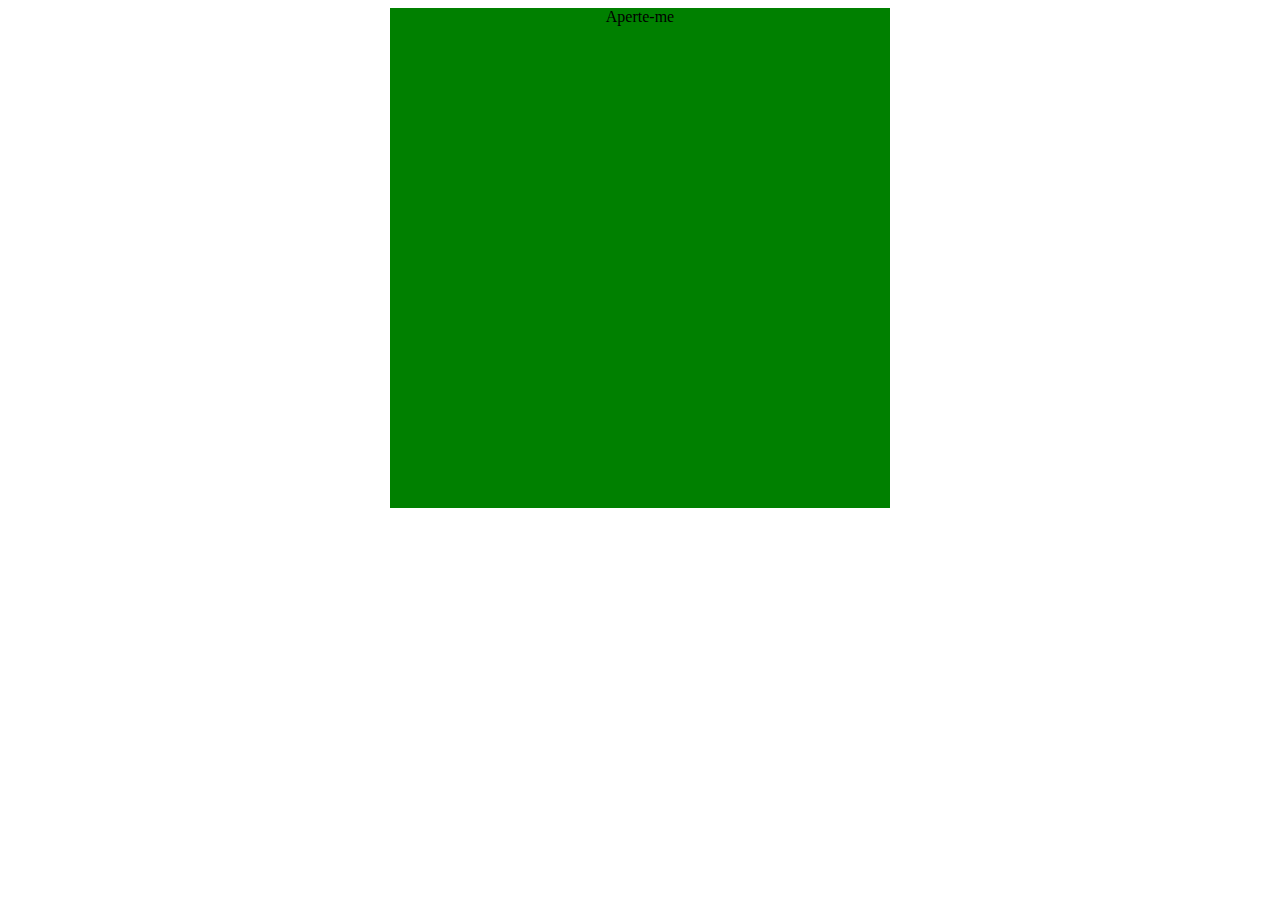
<file: projetinho/index.html>
<!DOCTYPE html>
<html lang="en">
<head>
    <meta charset="UTF-8">
    <meta http-equiv="X-UA-Compatible" content="IE=edge">
    <meta name="viewport" content="width=device-width, initial-scale=1.0">
    <title>Document</title>
    <style>
        .cor{
            background-color: green;
            text-align: center;
            width:500px;
            height:500px;
            margin:auto;
        }
        .cor:hover{
            background-color: pink;
            cursor: pointer;
        }
        .imagem{
           background-image: url(./imagem/100065-banana-prata-unidade\ \(1\).webp); 
           background-position: center center;
        }
    </style>
</head>
<body>
    <div class="cor" onclick="Clicar()">Aperte-me</div>
    <script>
        function Clicar(){
            document.querySelector('.cor').classList.add('imagem')
            console.log(document.querySelector('.cor').classList)
        }
    </script>
</body>
</html>
</file>
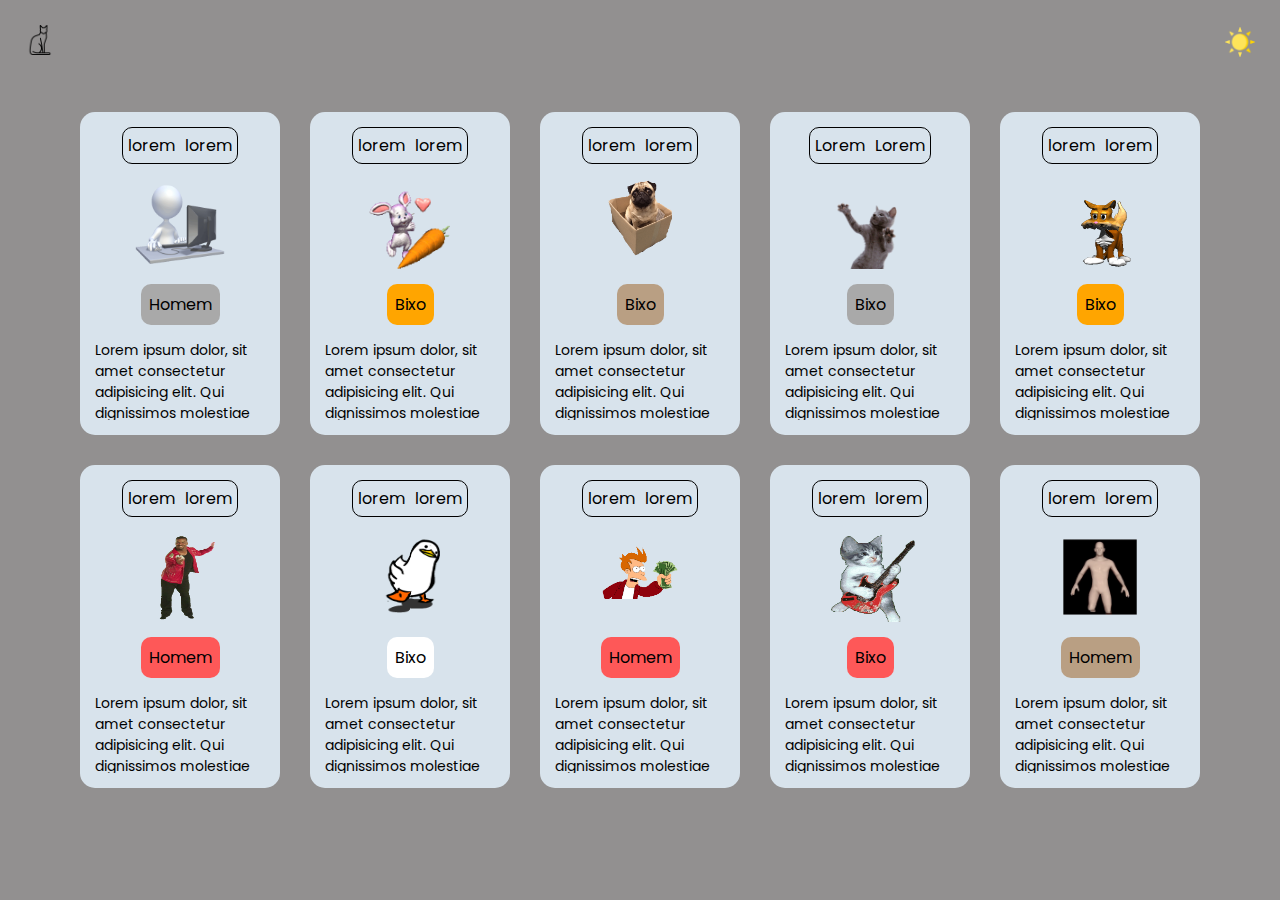
<file: SEMANAGEMEOS-2.0/index.html>
<!DOCTYPE html>
<html lang="pt-BR">
<head>
    <meta charset="UTF-8">
    <meta http-equiv="X-UA-Compatible" content="IE=edge">
    <meta name="viewport" content="width=device-width, initial-scale=1.0">
    <link rel="stylesheet" href="style.css">
    <title>Lista de Gifs</title>
</head>
<body>
    <header>
        <a href="https://www.instagram.com/gatinhoscajueiros/" target="_blank">
            <img src="./imagens/logo-gato.png" alt="" class="logo">
        </a>
        <button id="botao-alterar-tema">
            <img src="./imagens/sun.png" alt="" class="imagem-botao">
        </button>
    </header>
    <main>
        <ul class="listagem-gifs">
            <li class="cartao-gif">
                <div class="informacoes">
                    <span>lorem</span>
                    <span>lorem</span>  
                </div>
                <img src="./imagens/boneco-pc.gif" alt="" class="gif">
                <ul class="tipos">
                    <li class="tipo cinza">Homem</li>
                </ul> 
                <p class="descricao">Lorem ipsum dolor, sit amet consectetur adipisicing elit. Qui dignissimos molestiae perferendis, deleniti temporibus voluptatum minus placeat officiis quae cumque eligendi nemo aliquid recusandae, laborum vero impedit delectus sed dicta.</p>              
            </li>
            <li class="cartao-gif">
                <div class="informacoes">
                    <span>lorem</span>
                    <span>lorem</span>  
                </div>
                <img src="./imagens/coelho-cenoura.gif" alt=""  class="gif">
                <ul class="tipos">
                    <li class="tipo laranja">Bixo</li>
                </ul> 
                <p class="descricao">Lorem ipsum dolor, sit amet consectetur adipisicing elit. Qui dignissimos molestiae perferendis, deleniti temporibus voluptatum minus placeat officiis quae cumque eligendi nemo aliquid recusandae, laborum vero impedit delectus sed dicta.</p>              
            </li>
            <li class="cartao-gif">
                <div class="informacoes">
                    <span>lorem</span>
                    <span>lorem</span>  
                </div>
                <img src="./imagens/dog-caixa.gif" alt=""  class="gif">
                <ul class="tipos">
                    <li class="tipo bege">Bixo</li>
                </ul> 
                <p class="descricao">Lorem ipsum dolor, sit amet consectetur adipisicing elit. Qui dignissimos molestiae perferendis, deleniti temporibus voluptatum minus placeat officiis quae cumque eligendi nemo aliquid recusandae, laborum vero impedit delectus sed dicta.</p>              
            </li>
            <li class="cartao-gif">
                <div class="informacoes">
                    <span>Lorem</span>
                    <span>Lorem</span>
                </div>
                <img src="./imagens/gato-fofo.gif" alt=""  class="gif">
                <ul class="tipos">
                    <li class="tipo cinza">Bixo</li>
                </ul> 
                <p class="descricao">Lorem ipsum dolor, sit amet consectetur adipisicing elit. Qui dignissimos molestiae perferendis, deleniti temporibus voluptatum minus placeat officiis quae cumque eligendi nemo aliquid recusandae, laborum vero impedit delectus sed dicta.</p>              
            </li>
            <li class="cartao-gif">
                <div class="informacoes">
                    <span>lorem</span>
                    <span>lorem</span>  
                </div>
                <img src="./imagens/gato-olhao.gif" alt=""  class="gif">
                <ul class="tipos">
                    <li class="tipo laranja">Bixo</li>
                </ul> 
                <p class="descricao">Lorem ipsum dolor, sit amet consectetur adipisicing elit. Qui dignissimos molestiae perferendis, deleniti temporibus voluptatum minus placeat officiis quae cumque eligendi nemo aliquid recusandae, laborum vero impedit delectus sed dicta.</p>              
            </li>
            <li class="cartao-gif">
                <div class="informacoes">
                    <span>lorem</span>
                    <span>lorem</span>  
                </div>
                <img src="./imagens/homem.gif" alt=""  class="gif">
                <ul class="tipos">
                    <li class="tipo vermelho">Homem</li>
                </ul> 
                <p class="descricao">Lorem ipsum dolor, sit amet consectetur adipisicing elit. Qui dignissimos molestiae perferendis, deleniti temporibus voluptatum minus placeat officiis quae cumque eligendi nemo aliquid recusandae, laborum vero impedit delectus sed dicta.</p>              
            </li>
            <li class="cartao-gif">
                <div class="informacoes">
                    <span>lorem</span>
                    <span>lorem</span>  
                </div>
                <img src="./imagens/pato.gif" alt=""  class="gif">
                <ul class="tipos">
                    <li style="color:black;" class="tipo branco">Bixo</li>
                </ul> 
                <p class="descricao">Lorem ipsum dolor, sit amet consectetur adipisicing elit. Qui dignissimos molestiae perferendis, deleniti temporibus voluptatum minus placeat officiis quae cumque eligendi nemo aliquid recusandae, laborum vero impedit delectus sed dicta.</p>              
            </li>
            <li class="cartao-gif">
                <div class="informacoes">
                    <span>lorem</span>
                    <span>lorem</span>  
                </div>
                <img src="./imagens/simpson-dinheiro.gif" alt=""  class="gif">
                <ul class="tipos">
                    <li class="tipo vermelho">Homem</li>
                </ul> 
                <p class="descricao">Lorem ipsum dolor, sit amet consectetur adipisicing elit. Qui dignissimos molestiae perferendis, deleniti temporibus voluptatum minus placeat officiis quae cumque eligendi nemo aliquid recusandae, laborum vero impedit delectus sed dicta.</p>              
            </li>
            <li class="cartao-gif">
                <div class="informacoes">
                    <span>lorem</span>
                    <span>lorem</span>  
                </div>
                <img src="./imagens/gato-guitarra.gif" alt=""  class="gif">
                <ul class="tipos">
                    <li class="tipo vermelho">Bixo</li>
                </ul> 
                <p class="descricao">Lorem ipsum dolor, sit amet consectetur adipisicing elit. Qui dignissimos molestiae perferendis, deleniti temporibus voluptatum minus placeat officiis quae cumque eligendi nemo aliquid recusandae, laborum vero impedit delectus sed dicta.</p>              
            </li>
            <li class="cartao-gif">
                <div class="informacoes">
                    <span>lorem</span>
                    <span>lorem</span>  
                </div>
                <img src="./imagens/homem-zoom.gif" alt=""  class="gif">
                <ul class="tipos">
                    <li class="tipo bege">Homem</li>
                </ul> 
                <p class="descricao">Lorem ipsum dolor, sit amet consectetur adipisicing elit. Qui dignissimos molestiae perferendis, deleniti temporibus voluptatum minus placeat officiis quae cumque eligendi nemo aliquid recusandae, laborum vero impedit delectus sed dicta.</p>              
            </li>
        </ul>
    </main>
    <script src="./script.js"></script>
</body>
</html>
</file>
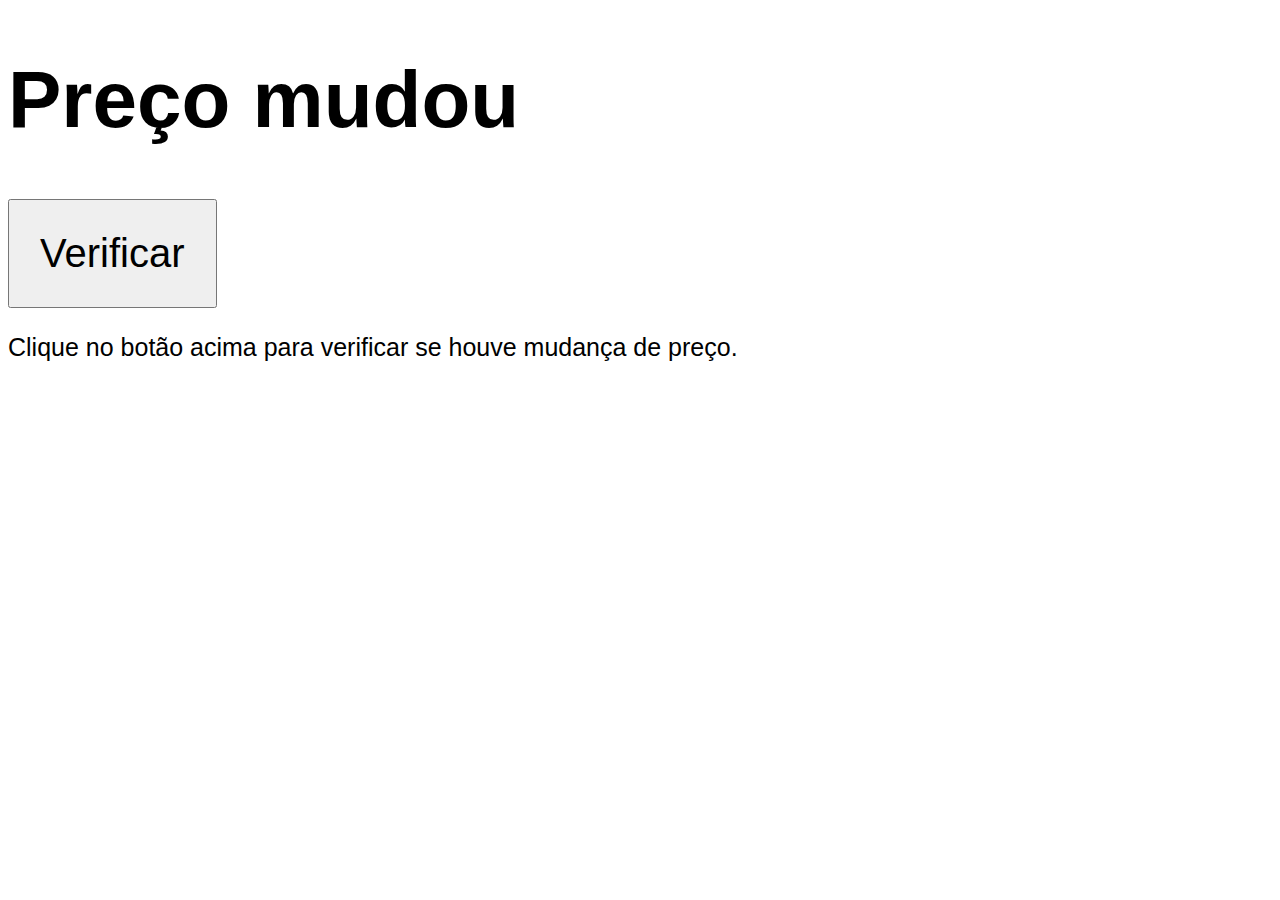
<file: d001/preco-mudou.html>
<!DOCTYPE html>
<html lang="pt-BR">
<head>
    <meta charset="UTF-8">
    <meta http-equiv="X-UA-Compatible" content="IE=edge">
    <meta name="viewport" content="width=device-width, initial-scale=1.0">
    <title>Mudou de preço?</title>
    <style>
        body{
            font-family: Arial, Helvetica, sans-serif;
        }
        h1{
            font-size: 80px;
        }
        input{
            font-size: 40px;
            padding:30px;
        }
        .firstp{
            font-size:25px;
        }
        .resultitle1{
            font-size: 50px;
            display:none;
        }
        .resultitle2{
            font-size: 50px;
            display:block;
        }
        div p{
            font-size: 25px;
        }
    </style>
</head>
<body>
    <h1>Preço mudou</h1>
    <input type="button" value="Verificar" onclick="Verify()">
    <p class="firstp">Clique no botão acima para verificar se houve mudança de preço.</p>
    <div>
        <h2 class="resultitle1">Analisando os valores informados</h2>
        <p class="resulp1"></p>
        <p class="resulp2"></p>
        <p class="resulp3"></p>
        <p class="resulp4"></p>
    </div>
    <script>
        function Verify(){
            document.querySelector('.firstp').innerHTML=''
            document.querySelector('.resultitle1').classList.add('resultitle2')
            document.querySelector('.resultitle2').classList.remove('resultitle1')
            var before = Number(window.prompt('Qual é o preço anterior do produto?'))
            var after = Number(window.prompt('Qual é o preço atual do produto?')) 
            document.querySelector('.resulp1').innerHTML= `O produto custava R$ ${before.toFixed(2)} e agora custa R$ ${after.toFixed(2)}.`
            if(before < after) {document.querySelector('.resulp2').innerHTML= `Hoje o produto está mais caro` } else if((before==after)){
                document.querySelector('.resulp2').innerHTML= `Hoje o produto está pelo mesmo preço`
            } else if(before > after){
                document.querySelector('.resulp2').innerHTML= `Hoje o produto está mais barato`
            }                            
            if(before < after){
                document.querySelector('.resulp3').innerHTML= `O preço subiu R$ ${(after - before).toFixed(2)} em relação ao preço anterior`
            }  if(before > after){
                document.querySelector('.resulp3').innerHTML= `O preço caiu R$ ${(before - after).toFixed(2)} em relação ao anterior`
            }
            if(before < after){
                document.querySelector('.resulp4').innerHTML= `Uma variação de ${(((after/before)-1)*100).toFixed(2)} % pra cima`
            }  if(before > after){
                document.querySelector('.resulp4').innerHTML= `Uma variação de ${(((before/after)-1)*100).toFixed(2)} % pra baixo`
            }
        }
                
    </script>   
</body>
</html>
</file>
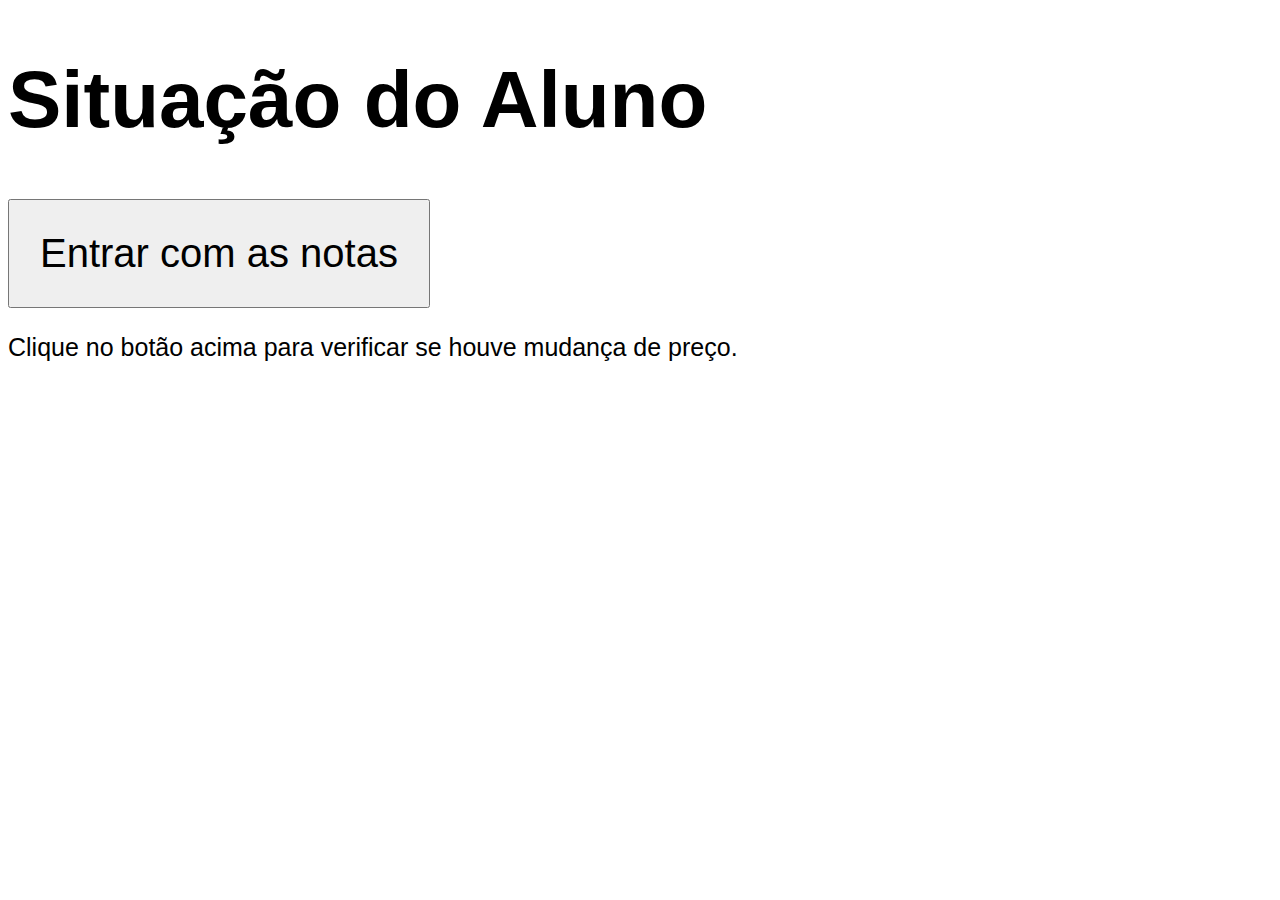
<file: d002/situação-aluno.html>
<!DOCTYPE html>
<html lang="pt-BR">
<head>
    <meta charset="UTF-8">
    <meta http-equiv="X-UA-Compatible" content="IE=edge">
    <meta name="viewport" content="width=device-width, initial-scale=1.0">
    <title> Situação do Aluno</title>
    <style>
         body{
            font-family: Arial, Helvetica, sans-serif;
        }
        h1{
            font-size: 80px;
        }
        input{
            font-size: 40px;
            padding:30px;
        }
        .firstp{
            font-size:25px;
        }
        .resultitle1{
            font-size: 50px;
            
        }
        .resultitle2{
            font-size: 50px;
            display:block;
        }
        div p{
            font-size: 25px;
        }
    </style>
</head>
<body>
    <h1>Situação do Aluno</h1>
    <input type="button" value="Entrar com as notas" onclick="Verify()">
    <p class="firstp">Clique no botão acima para verificar se houve mudança de preço.</p>
    <div>
        <h2 class="resultitle1"><strong class="enfase"></strong></h2>
        <p class="resulp1"></p>
        <p class="resulp2"></p>
    </div>
    <script>
        function Verify(){
            var Nome = prompt('Qual é o nome do aluno')
            var Nota1 = Number(prompt(`Qual foi a primeira nota de ${Nome}?`))
            var Nota2 = Number(prompt(`Qual foi a segunda nota de ${Nome}?`))
            var media = (Nota1 + Nota2)/2 
            document.querySelector('.resultitle1').innerHTML=`Analisando situação de ${Nome}` 
            document.querySelector('.firstp').innerHTML=''
            document.querySelector('.resulp1').innerHTML=`Com as notas ${Nota1} e ${Nota2}, a média é ${media}`
            if (media >= 6){
                document.querySelector('.resulp2').innerHTML=`Com a média ${media}, o resultado final é Aprovado`
            } else if(media < 6 && media >= 2){
                document.querySelector('.resulp2').innerHTML=`Com a média ${media}, o resultado final é Em Recuperação`
            } else {
                document.querySelector('.resulp2').innerHTML=`Com a média ${media}, o resultado final é Reprovado`
            }

            }
                         
        
        
    </script>
</body>
</html>
</file>
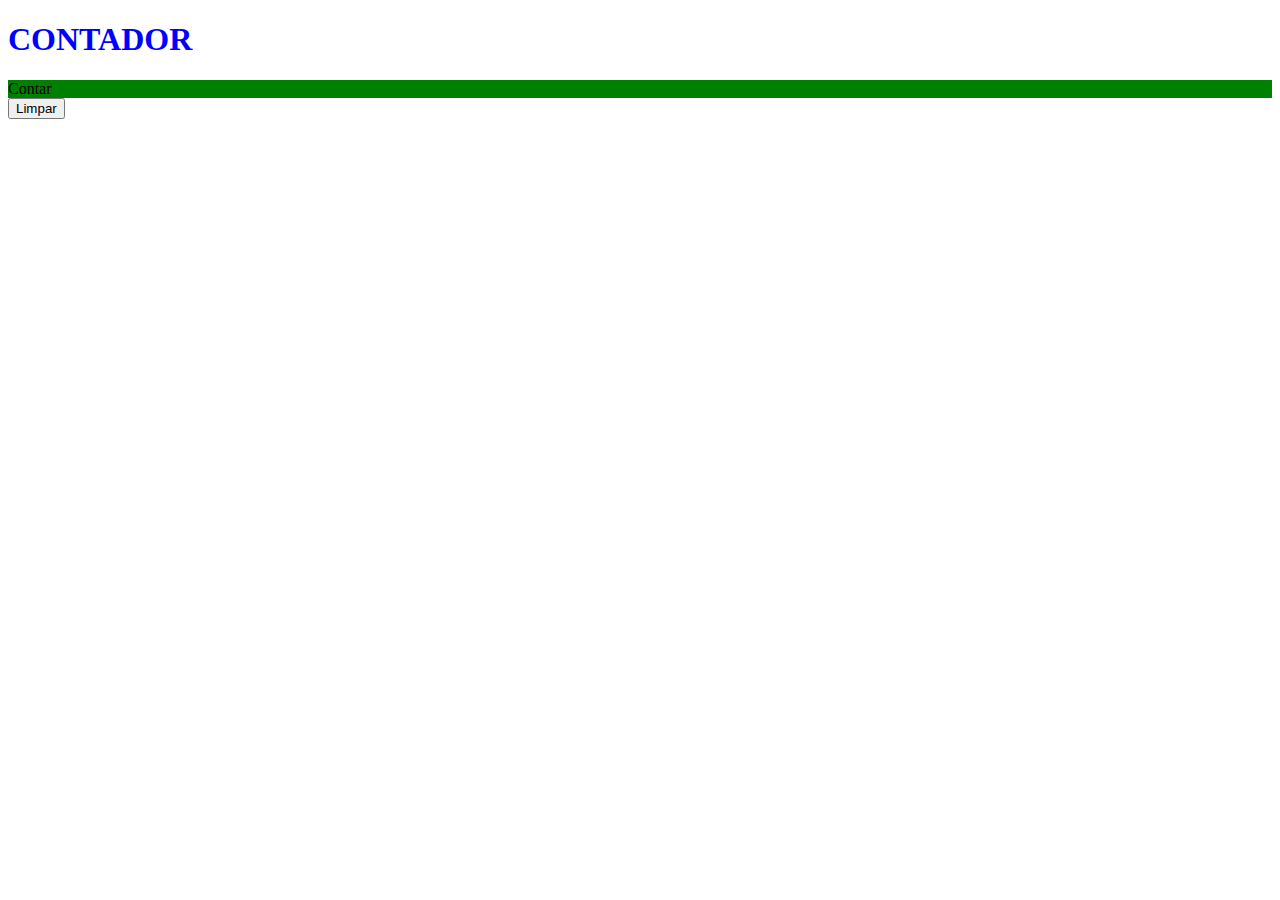
<file: ex001/contador.html>
<!DOCTYPE html>
<html lang="en">
<head>
    <meta charset="UTF-8">
    <meta http-equiv="X-UA-Compatible" content="IE=edge">
    <meta name="viewport" content="width=device-width, initial-scale=1.0">
    <title>Contador</title>
    
</head>
<body>
    <h1 id="tit"> CONTADOR </h1>
    <div id="botão" onclick="Contar()">
        Contar
    </div> 
    <div>
        <input type="button" value="Limpar" id="limpar" onclick="Apagar()">
    </div>   
    <script>
        document.addEventListener("keydown",function(recomeçar) {
            if (recomeçar.key === "Backspace") {
                document.getElementById('botão').innerHTML = 'Contar'
            c = 0  
            }
        })
        document.addEventListener("keydown",function(apertar) {
            if (apertar.key === "Enter") {
                c = c + 1
            document.getElementById('botão').innerHTML = c   
            }
        })
        function Apagar() {
            document.getElementById('botão').innerHTML = 'Contar'
            c = 0
        }
        document.getElementById('tit').style.color = 'blue'
        document.getElementById('botão').style.background = 'green'
        var c = 0
        function Contar() {
            c = c + 1
            document.getElementById('botão').innerHTML = c
            
        }
        
    </script>
</body>
</html>
</file>
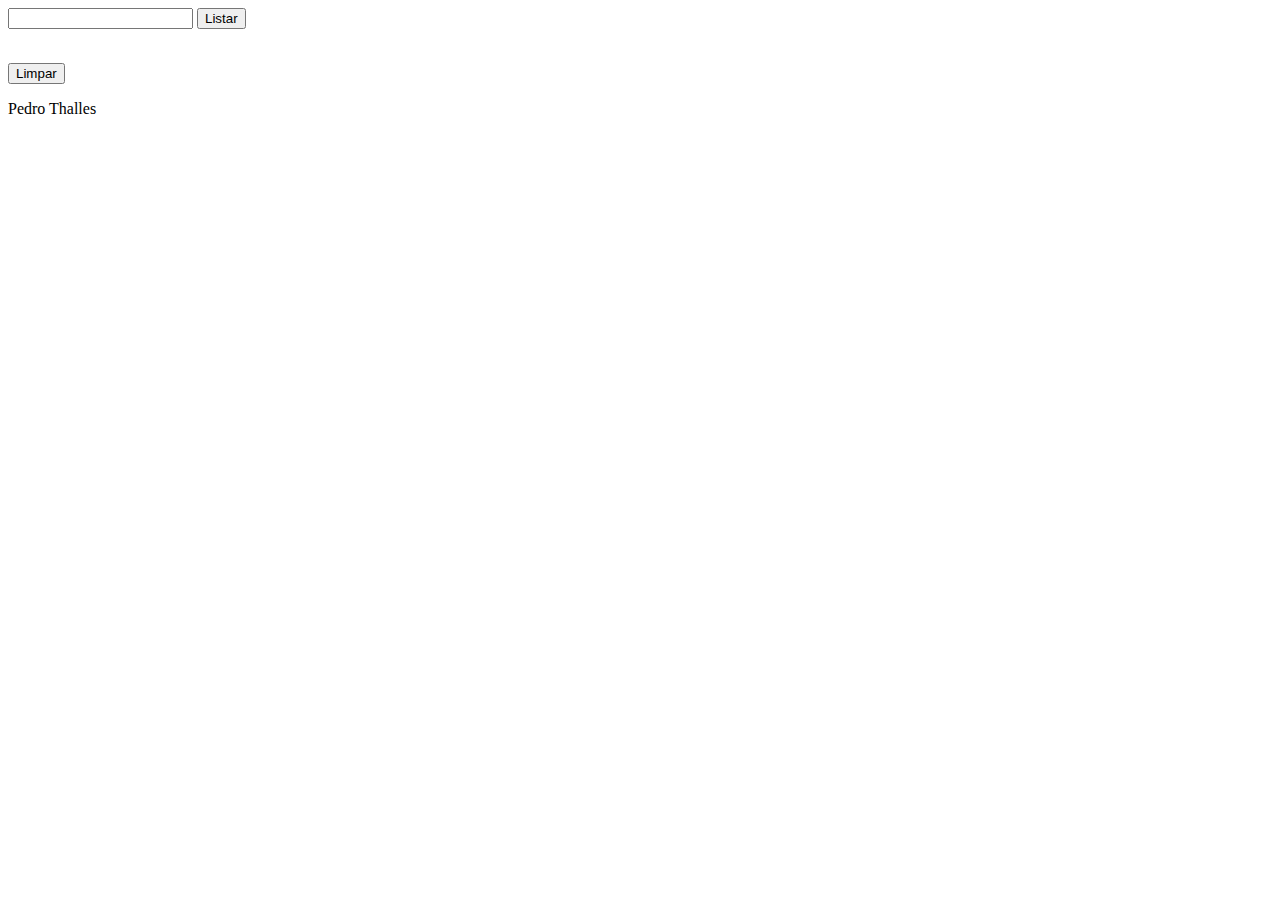
<file: ex002/EX.CHILD.html>
<!DOCTYPE html>
<html lang="en">
<head>
    <meta charset="UTF-8">
    <meta http-equiv="X-UA-Compatible" content="IE=edge">
    <meta name="viewport" content="width=device-width, initial-scale=1.0">
    <title>Listador</title>
</head>
<body>
    <div>
        <input type="text" name="elemento" id="el"> <input type="button" value="Listar" name="listar" id="li" onclick="FazerLista()"> <br>
        <ul id="Lista">
            
        </ul> <br>
        <input type="button" value="Limpar" name="lim" id="lim" onclick="Limpar()">
        
    </div>
<script>
    function Limpar() {
        document.getElementById('Lista').textContent = ''
        
    }
    function FazerLista() {
        var el = document.getElementById('el')
        var lis = document.getElementById('Lista')
        var li = document.createElement('li')
        li.textContent = el.value
        lis.appendChild(li)
        el.value=''
    }
    function iniciar() {
        var p = document.createElement("p")
        p.textContent = 'Pedro Thalles'
        document.body.appendChild(p)
        }
    window.addEventListener("load",iniciar)
</script>    
</body>
</html>
</file>
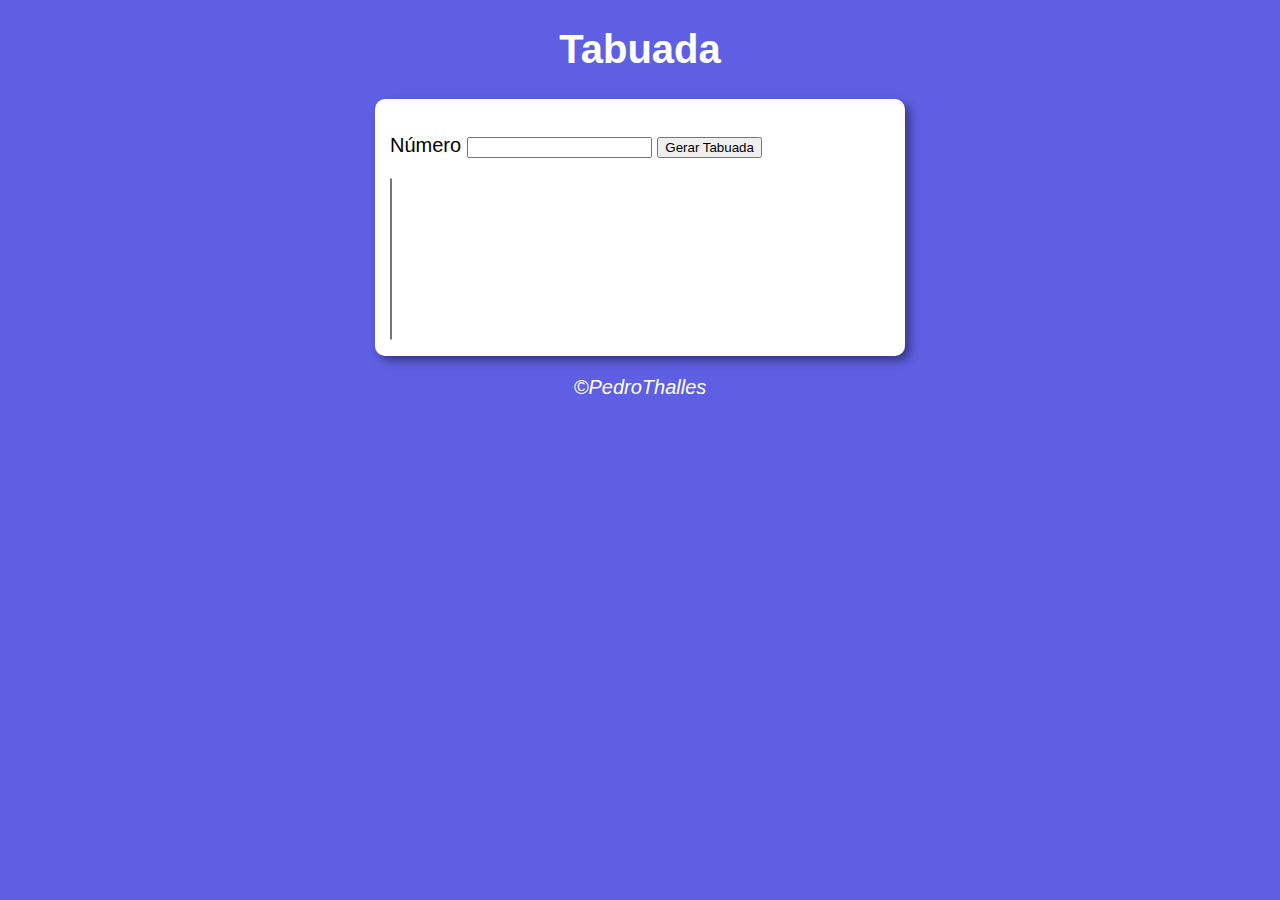
<file: ex003/EX.TABUADA.html>
<!DOCTYPE html>
<html lang="pt-BR">
<head>
    <meta charset="UTF-8">
    <meta http-equiv="X-UA-Compatible" content="IE=edge">
    <meta name="viewport" content="width=device-width, initial-scale=1.0">
    <title>MODELO DE EXERCÍCIO</title>
    <style>
        body {
 background : rgb(95, 95, 228);
 font : normal 15pt Arial;
}
header {
   color: white;
   text-align: center;
}
section {
   background : white;
   border-radius : 10px;
   padding: 15px;
   width: 500px;
   margin: auto;
   box-shadow: 5px 5px 10px rgba(0, 0, 0, 0.411);
}
footer{
   color: white;
   text-align: center;
   font-style: italic;
}



    </style>
</head>
<body>
    <header>
     <h1> Tabuada </h1>
    </header>
    <section>
     <div>
        <p>
           Número <input type="Number" name="txtn" id="txtn">
           <input type="button" value="Gerar Tabuada" onclick="Tabu()"> 
        </p>

     </div>
     <div id="last">
        <select name="Tabuada" id="seltab" size="10"></select>
     </div>
    </section>
    <footer>
     <p>&copy;PedroThalles</p>
    </footer>
    <script>
        function Tabu() {
            var num = Number(document.getElementById('txtn').value)
            var tab = document.getElementById('seltab')
            if ( document.getElementById('txtn').value.length == 0) {
                window.alert('[ERRO] Você precisa escrever um número!')
         } else { var c = 1
            tab.innerHTML = ''
                while (c <= 10) {
                    var item = document.createElement('option')
                    tab.appendChild(item)
                    item.textContent = `${num} x ${c} = ${num*c}`
                    c++ 
                                   }
            }
        }
        document.addEventListener("keydown",function(Atalho) {
            if (Atalho.key === "Enter") {
            var num = Number(document.getElementById('txtn').value)
            var tab = document.getElementById('seltab')
            if ( document.getElementById('txtn').value.length == 0) {
                window.alert('[ERRO] Você precisa escrever um número!')
         } else { var c = 1
            tab.innerHTML = ''
                while (c <= 10) {
                    var item = document.createElement('option')
                    tab.appendChild(item)
                    item.textContent = `${num} x ${c} = ${num*c}`
                    c++ 
                                   }
            }
        }
        })
    </script>
    
</body>
</html>
</file>
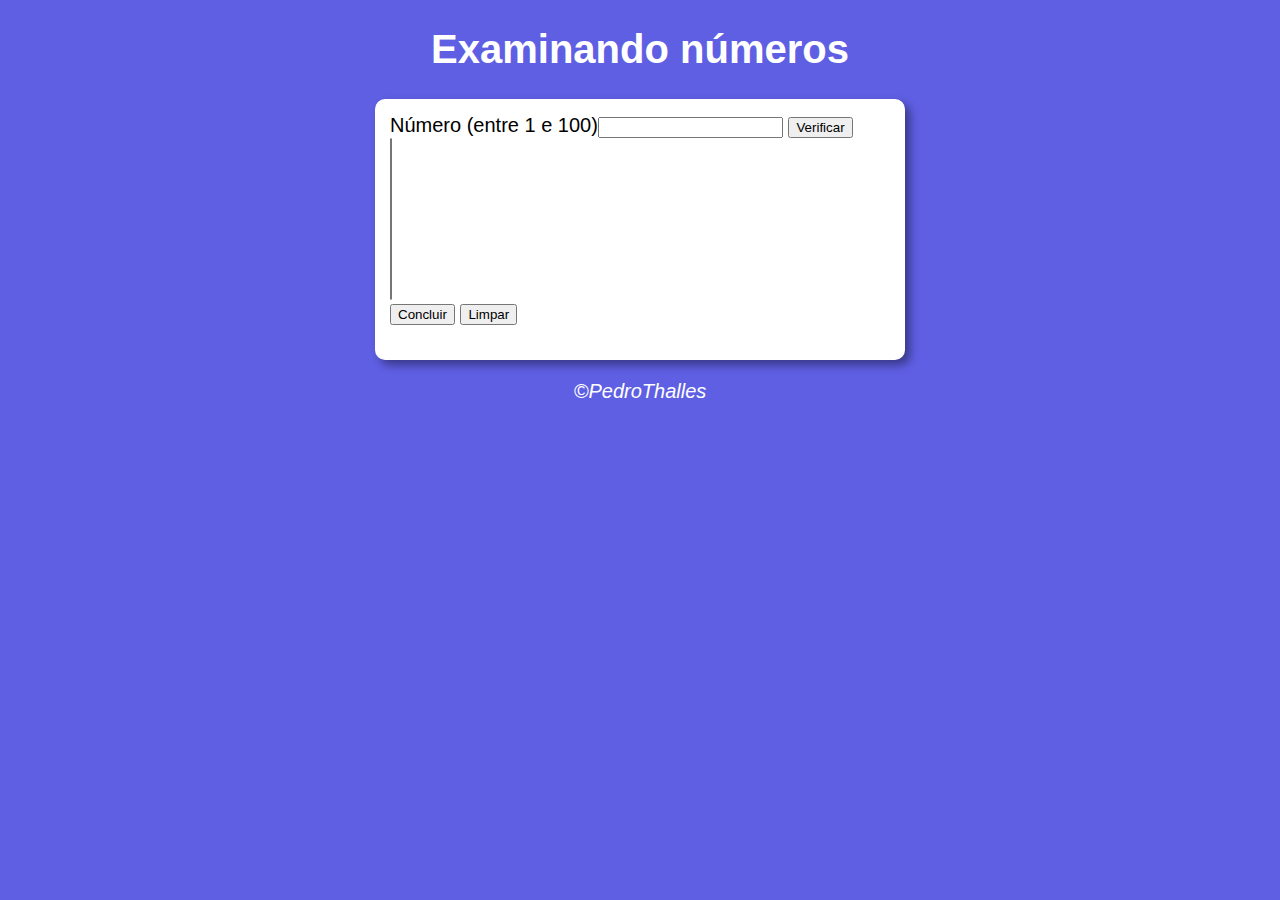
<file: ex004/EX-NÚM-FUNC-ARRAY - 2.0.html>
<!DOCTYPE html>
<html lang="en">
<head>
    <meta charset="UTF-8">
    <meta http-equiv="X-UA-Compatible" content="IE=edge">
    <meta name="viewport" content="width=device-width, initial-scale=1.0">
    <title>EXAMINANDO NÚMEROS</title>
    <style>
        body {
 background : rgb(95, 95, 228);
 font : normal 15pt Arial;
}
header {
   color: white;
   text-align: center;
}
section {
   background : white;
   border-radius : 10px;
   padding: 15px;
   width: 500px;
   margin: auto;
   box-shadow: 5px 5px 10px rgba(0, 0, 0, 0.411);
}
footer{
   color: white;
   text-align: center;
   font-style: italic;
}
    </style>
</head>
<body>
    <header>
        <h1 id="tit"> Examinando números</h1>
       </header>
       <section>
        <div>
           Número (entre 1 e 100)<input type="Number" name="valor" id="valor">
           <input type="button" value="Verificar" name="verify" id="verify" onclick="Ver()">
   
        </div>
        <div>
            <select id="selval" size="10"></select> <br> 
            <input type="button" value="Concluir" id="done" onclick="Con()"> <input type="button" value="Limpar" id="clean" onclick="Lim()">
        </div>
        <div>
         <p id="txt1"></p>
        </div>
       </section>
       <footer>
        <p id="registro">&copy;PedroThalles</p>
       </footer>
       <script> 
        function ENumero(x){
            if(x >= 1 && x <= 100){
                return true
            } else{
                return false
            }
        }
        var FValor = document.getElementById('valor')
        var vari = []
        var c = 0
        function Ver(){
            x=Number(FValor.value)
            if(ENumero(x) && vari.indexOf(FValor.value) === -1 ) {
                var op=document.createElement('option')
                op.textContent=`Valor ${FValor.value} adicionado`
                var lista= document.getElementById('selval')
                lista.appendChild(op)
                vari [c] = FValor.value
                c++
                FValor.value =''
                FValor.focus()
                console.log(vari)
            } else {
                window.alert('[ERRO] Número inválido ou já presente na lista!')
                FValor.value=''
                FValor.focus()
            }
        }
        function Con(){
            var conclusao = document.getElementById('txt1')
            conclusao.innerHTML=''
            var p = document.createElement('p')
            if (vari.length == 1) {
                p.textContent='Ao todo, temos um elemento.'
                conclusao.appendChild(p)
            } else if (vari.length > 1){
                p.textContent=`Ao todo, temos ${vari.length} elementos.`
                conclusao.appendChild(p)
            }
            var soma = 0
            var maior = vari[0]
            var menor = vari[0]
            for (var final in vari) {
                if (vari[final] > maior){
                    maior = vari[final]
                }
                if (vari[final] < menor){
                    menor = vari[final]
                }
                soma += Number(vari[final])                                
            }
            var media = soma / vari.length
            conclusao.innerHTML += `<p> O maior número é o ${maior}</p>`
            conclusao.innerHTML += `<p> O menor número é o ${menor}</p>`
            conclusao.innerHTML += `<p> A soma dos números é ${soma}</p>`
            conclusao.innerHTML += `<p> A média aritmétrica dos números é ${media}</p>`       
        }
        function Lim(){
            var lista = document.getElementById('selval')
            lista.innerHTML = ''
            c=0
            vari = []
            document.getElementById('txt1').innerHTML=''
        }
        document.addEventListener("keydown",function(vrf){
            if(vrf.key === "Enter") {
                x=Number(FValor.value)
            if(ENumero(x) && vari.indexOf(FValor.value) === -1 ) {
                var op=document.createElement('option')
                op.textContent=`Valor ${FValor.value} adicionado`
                var lista= document.getElementById('selval')
                lista.appendChild(op)
                vari [c] = FValor.value
                c++
                FValor.value =''
                FValor.focus()
                console.log(vari)
            } else {
                window.alert('[ERRO] Número inválido ou já presente na lista!')
                FValor.value=''
                FValor.focus()
            }  
            }
        })
       </script>   
</body>
</html>
</file>
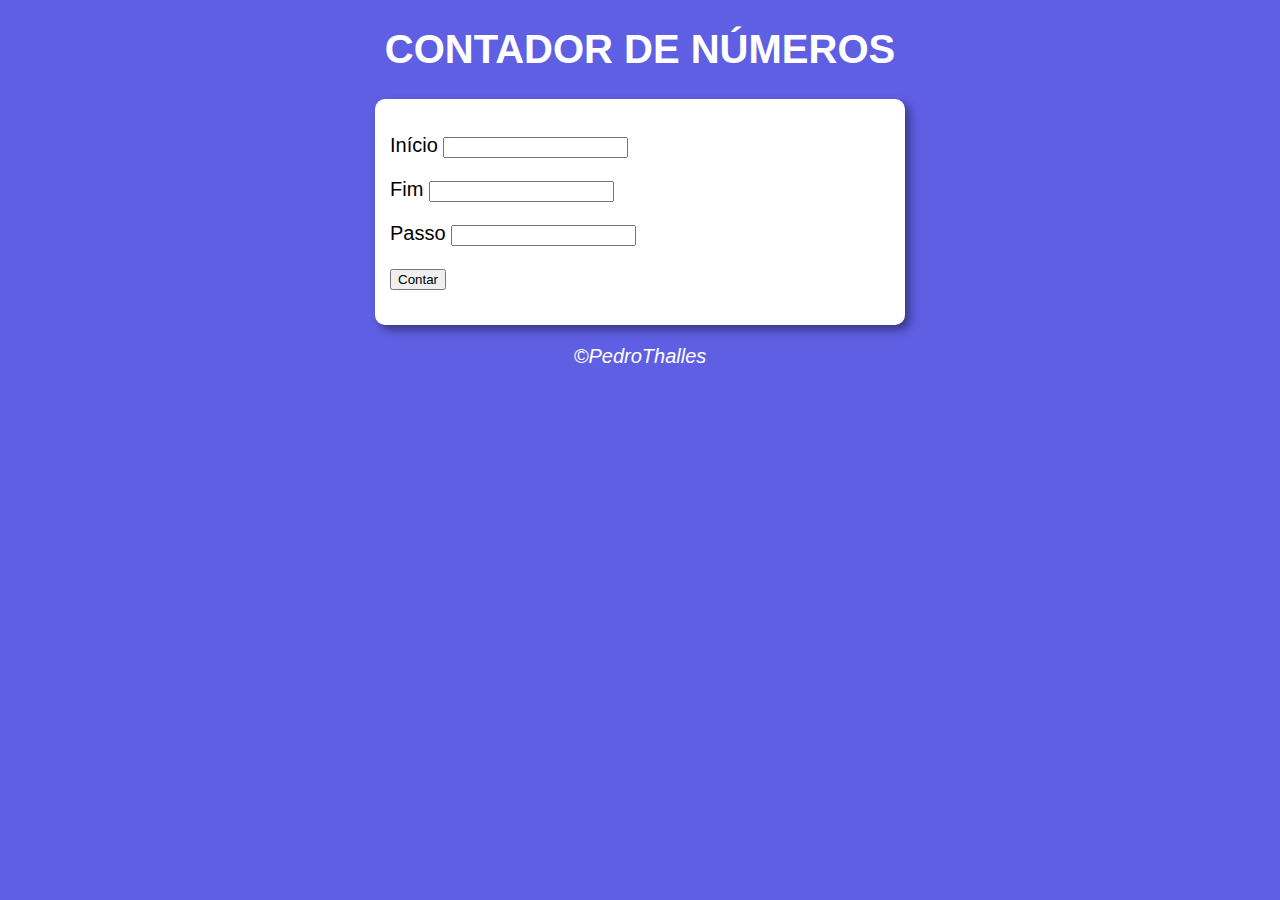
<file: ex005/TENTANDO TUDO DENOVO.html>
<!DOCTYPE html>
<html lang="pt-BR">
<head>
    <meta charset="UTF-8">
    <meta http-equiv="X-UA-Compatible" content="IE=edge">
    <meta name="viewport" content="width=device-width, initial-scale=1.0">
    <title>SITE QUE CONTA</title>
    <style>
        body {
 background : rgb(95, 95, 228);
 font : normal 15pt Arial;
}
header {
   color: white;
   text-align: center;
}
section {
   background : white;
   border-radius : 10px;
   padding: 15px;
   width: 500px;
   margin: auto;
   box-shadow: 5px 5px 10px rgba(0, 0, 0, 0.411);
}
footer{
   color: white;
   text-align: center;
   font-style: italic;
}



    </style>
       </head>

<body>
    <header>
     <h1> CONTADOR DE NÚMEROS </h1>
    </header>
    <section>
     <div>
     <p> 
      Início <input type="Number" name="txtstart" id="txtstart">
     </p>
     <p>
      Fim <input type="Number" name="txtend" id="txtend">
      </p>
      <p>
         Passo <input type="Number" name="txtint" id="txtint">
      </p>
      <p>
         <input type="Button" value="Contar" onclick="Verificar()">
      </p>
     </div>
     <div id="res">
      
     </div>
    </section>
    <footer>
     <p>&copy;PedroThalles</p>
    </footer>
    <script>
    function Verificar(){
      var stt = document.getElementById('txtstart')
      var end = document.getElementById('txtend')
      var int = document.getElementById('txtint')
      var res = document.getElementById('res')
      if (stt.value.length == 0 || end.value.length == 0 || int.value.length == 0 || Number(int.value) == 0) {
         window.alert('[ERRO] DADOS INVÁLIDOS!')
         res.innerHTML = `Impossível contar`
      } else {
         
         res.innerHTML = 'Contando '
         var i = Number(stt.value)
         var f = Number(end.value)
         var p = Number(int.value)
         if (i < f) {
            //Contagem Progressiva
         for( var c = i;c <= f;c += p) {
            res.innerHTML += `${c} `
         }
       
      } else if (i > f) {
         for (c = i;c >= f; c = c - p) {
            res.innerHTML += `${c} `
         }
      }
      
      }
      res.innerHTML = res.innerHTML + 'FIM'
    }
      
    </script>
    
</body>
</html>
</file>
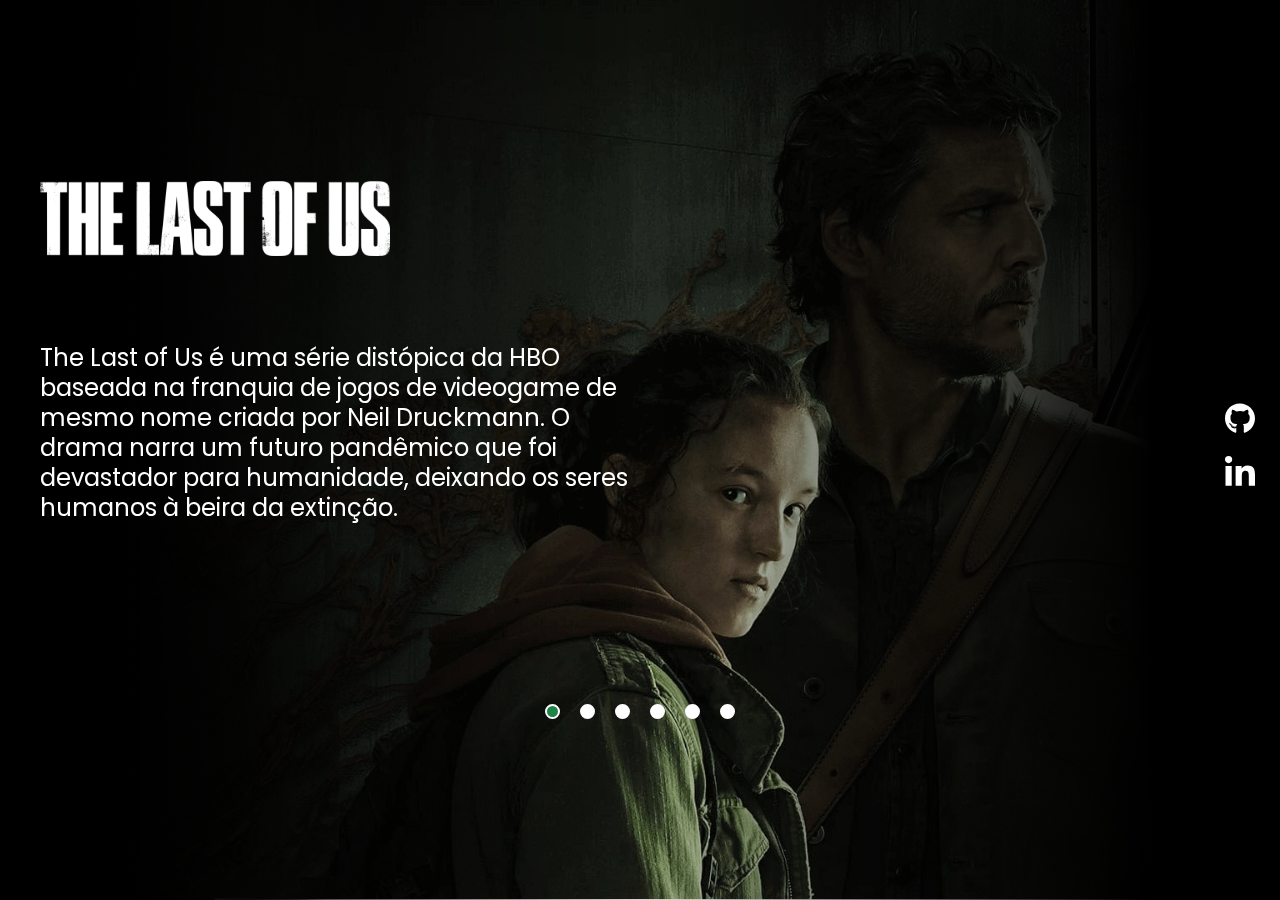
<file: SEMANAGEMEOS/indequis.html>
<!DOCTYPE html>
<html lang="pt-BR">
<head>
    <meta charset="UTF-8">
    <meta http-equiv="X-UA-Compatible" content="IE=edge">
    <meta name="viewport" content="width=device-width, initial-scale=1.0">
    <title>The Last Of Us</title>
    <link rel="preconnect" href="https://fonts.googleapis.com">
<link rel="preconnect" href="https://fonts.gstatic.com" crossorigin>
<link href="https://fonts.googleapis.com/css2?family=Poppins:wght@300;400;500&display=swap" rel="stylesheet">
<style>
    *{
        margin: 0;
        padding: 0;
        box-sizing: border-box;
    }
    ul{
         list-style: none; 
    }
    a{
        text-decoration: none;
    }
    body {
        font-family: 'Poppins',sans-serif;
        max-width: 1280px;
        margin: 0 auto 0 auto;
    }
    main:after{
        content: '';
        min-height: 100vh;
        width: 100vw;
        position: fixed;
        top: 0;
        left: 0;
        background: linear-gradient(90deg,rgba(0,0,0,1) 10%, rgba(0,0,0,0.05926120448179273) 50%, rgba(0,0,0,1) 90%);
        z-index: -1;
    }
    .conteudo{
        
        display: flex;
        flex-direction: column;
        min-height: 100vh;
        justify-content: space-evenly;
    }
    
    
    .informacoes .logo{
        max-width: 350px;
        filter: invert(1);
        margin-bottom: 80px;
    }
    .informacoes .descricao{
        width: 50%;
        font-size: 24px;
        color: white;
        line-height: 30px;
    }
    .botoes{
        
        display: flex;
        justify-content: center;
        gap: 20px;
    }
    .botoes .botao{
        background:white;
        width: 15px;
        height: 15px;
        border-radius: 50%;
        border: 2px solid transparent;
        cursor: pointer;
        border-color: white;
    }
    .botoes .botao.selecionado{
        background: #1d8346;
    }
    
    .menu-lateral {
        
        position:fixed;
        top: 0;
        right:0;
        width: 80px;
        display: flex;
        justify-content: center;
        align-items: center;
        min-height: 100vh;
    }
    .menu-lateral ul{
        display: flex;
        flex-direction: column;
        gap: 15px;
    }
    .menu-lateral .loguinho{
        width:30px;
        filter:invert(1);
        transition: 0.15s ease-in-out;
    }
    .menu-lateral .loguinho:hover{
        transform: scale(1.2);
    }
    .carrossel {
        position: fixed;
        top:0;
        left: 0;
        width: 100%;
        z-index: -1;
    }
    .carrossel .imagem{
        width: 100%;
        height:100vh;
        object-fit: cover;
        display:none;
        animation: mudarImagem 0.7s;
    }
    .carrossel .imagem.ativa{
        display: block;
    }
    @keyframes mudarImagem{
        from{
            opacity: 0.85;
        }
        to{
            opacity: 1;
        }
    }
    @media (max-width: 1280px) {
        body{
            padding: 0 40px;
        }
    }
    @media (max-width: 768px) {
        .informacoes{
            display: flex;
            flex-direction: column;
            align-items:center;
        }
    }
    @media (max-width: 425px){
        .informacoes.logo{
            max-width: 300px;
        }
        .informacoes.descricao{
            width: 100%;
        }
        .menu-lateral{
            position:static;
            min-height: auto;
            width:100%;
            margin-top: 50px;
        }
        .menu-lateral ul{
            flex-direction: row;
        }
        .conteudo{
            min-height: 70vh;
            gap:50px;

        }
        body{
            padding:40px;
        }
    }
</style>
</head>
<body>
    <main>
        <div class="carrossel">
            <img class="imagem ativa" src="./src/imagens/tlou-1.jpg" alt="foto1">
            <img class="imagem" src="./src/imagens/tlou-2.jpg" alt="foto2">
            <img class="imagem" src="./src/imagens/tlou-3.jpg" alt="foto3">
            <img class="imagem" src="./src/imagens/tlou-4.jpg" alt="foto4">
            <img class="imagem" src="./src/imagens/tlou-5.jpg" alt="foto5">
            <img class="imagem" src="./src/imagens/tlou-6.jpg" alt="foto6"> 
        </div>
        
        <div class="conteudo">
            <div class="informacoes">
                <img class="logo" src="./src/imagens/logo.png" alt="logo The Last Of Us">
                <p class="descricao">The Last of Us é uma série distópica da HBO baseada na franquia de jogos de videogame de mesmo nome criada por Neil Druckmann. O drama narra um futuro pandêmico que foi devastador para humanidade, deixando os seres humanos à beira da extinção.</p>
            </div>
            <div class="botoes">
                <button class="botao selecionado"></button>
                <button class="botao"></button>
                <button class="botao"></button>
                <button class="botao"></button>
                <button class="botao"></button>
                <button class="botao"></button>
            </div>
            
        </div>
        <aside class="menu-lateral">
            <ul>
                <li>
                    <a href="#" target="_blank">
                        <img src="./src/imagens/github.svg" alt="Link do GITHUB" class="loguinho">
                    </a>                   
                </li>
                <li>
                    <a href="#" target="_blank">
                        <img src="./src/imagens/linkedin-in.svg" alt="Link do LINKEDIN" class="loguinho">
                    </a>
                </li>
            </ul>
        </aside>
    </main>
    <script>
        const botoesCarrossel = document.querySelectorAll('.botao')
        botoesCarrossel.forEach((botao , indice) => {
            botao.addEventListener('click', () => {
                
                
                /*Ele pega a lista de elementos
                e cada elemento da lista com o qual vc interagiu será adicionado à variável botao a qual
                vai disparar uma função na qual
                ele coloca um escutador de eventos clicar em todas as elementos
                que vai disparar uma função que vai executar
                o consolelog
                
                */
                const botaoSelecionado = document.querySelector('.selecionado')
                botaoSelecionado.classList.remove('selecionado')
                botao.classList.add('selecionado')
                //o botão no qual vc clicou tem um escutador. Quando vc clica ele remove a classe "selecionado"
                // de quem tem essa classe e coloca essa classe no botão que vc clicou
                const imagensCarrossel = document.querySelectorAll('.imagem')
                
                const imagemAtiva = document.querySelector('.ativa')
                imagemAtiva.classList.remove('ativa')
                
                imagensCarrossel[indice].classList.add('ativa')
                
                 
                
            })
        })

    </script>
</body>
</html>
</file>
<file: SEMANAGEMEOS-2.0/style.css>
@import url('https://fonts.googleapis.com/css2?family=Poppins:wght@300&display=swap');
*{
    margin:0;
    padding: 0;
    box-sizing: border-box;
}
ul{
    list-style-type: none;
}
body{
    font-family:'Poppins', sans-serif ;
    margin: 0 auto;
    max-width:1280px;
    background-color: #5e5b5bad;
}
body.modo-escuro{
    background-color: #23272A;
    color:white;
}
header{
    display:flex;
    flex-direction: row;
    justify-content: space-between;
    /*O padrão é row. O space-between vai deixar um na ponta e outro na outra.*/
    padding:25px; 
}
header .logo , header .imagem-botao{
    width:30px;
    transition: 0.2s ease-in-out;
}
header #botao-alterar-tema{
    background:none;
    border-style: none;
    cursor:pointer; /*para deixar a mãozinha*/
}
header .logo:hover , header .imagem-botao:hover{
    transform: scale(1.4);
}
main{
    padding: 25px;
}
main .listagem-gifs{
    display: flex;
    flex-wrap: wrap;
    gap:30px;
    justify-content: center;
}
main .cartao-gif{
    background-color: #d8e3ec;
    width: 200px;
    padding: 15px;
    display: flex;
    flex-direction: column;
    align-items: center;
    gap:15px;
    border-radius: 15px;
    transition: 0.2s ease-in-out;
     
}
main .cartao-gif:hover{
    background-color: #96d9d6;
    transform: scale(1.05);
}
.modo-escuro .cartao-gif{
    background-color:#5B5F62 ;
}
main .cartao-gif .informacoes{
    display: flex;
    justify-content: space-between;
    border-style: solid;
    border-width: 1px;
    border-color: black;
    border-radius: 10px;
}
main .cartao-gif .informacoes span{
    padding:5px;
}
main .cartao-gif .gif{
    width:90px;
    height:90px;
}
main .cartao-gif .tipos{
    display: flex;
    gap: 15px;
}
main .cartao-gif .tipo{
    padding: 8px;
    border-radius: 10px;
}
.cinza{
    background-color: darkgrey;
}
.laranja{
    background-color: orange;
}
.bege{
    background-color: #b99f83;
}
.vermelho{
    background-color: rgb(254, 88, 88);
}
.branco{
    background-color: white;
}
main .descricao{
    max-height: 80px;
    overflow-y: scroll;
    font-size: 14px;
    padding-right: 10px; 
}
*::-webkit-scrollbar{
    width:12px;
}
*::-webkit-scrollbar-track{
    background-color: white;
}
*::-webkit-scrollbar-thumb{
    background-color: #582965;
    border-radius: 10px;
    border: 3px solid white;
}
</file>
